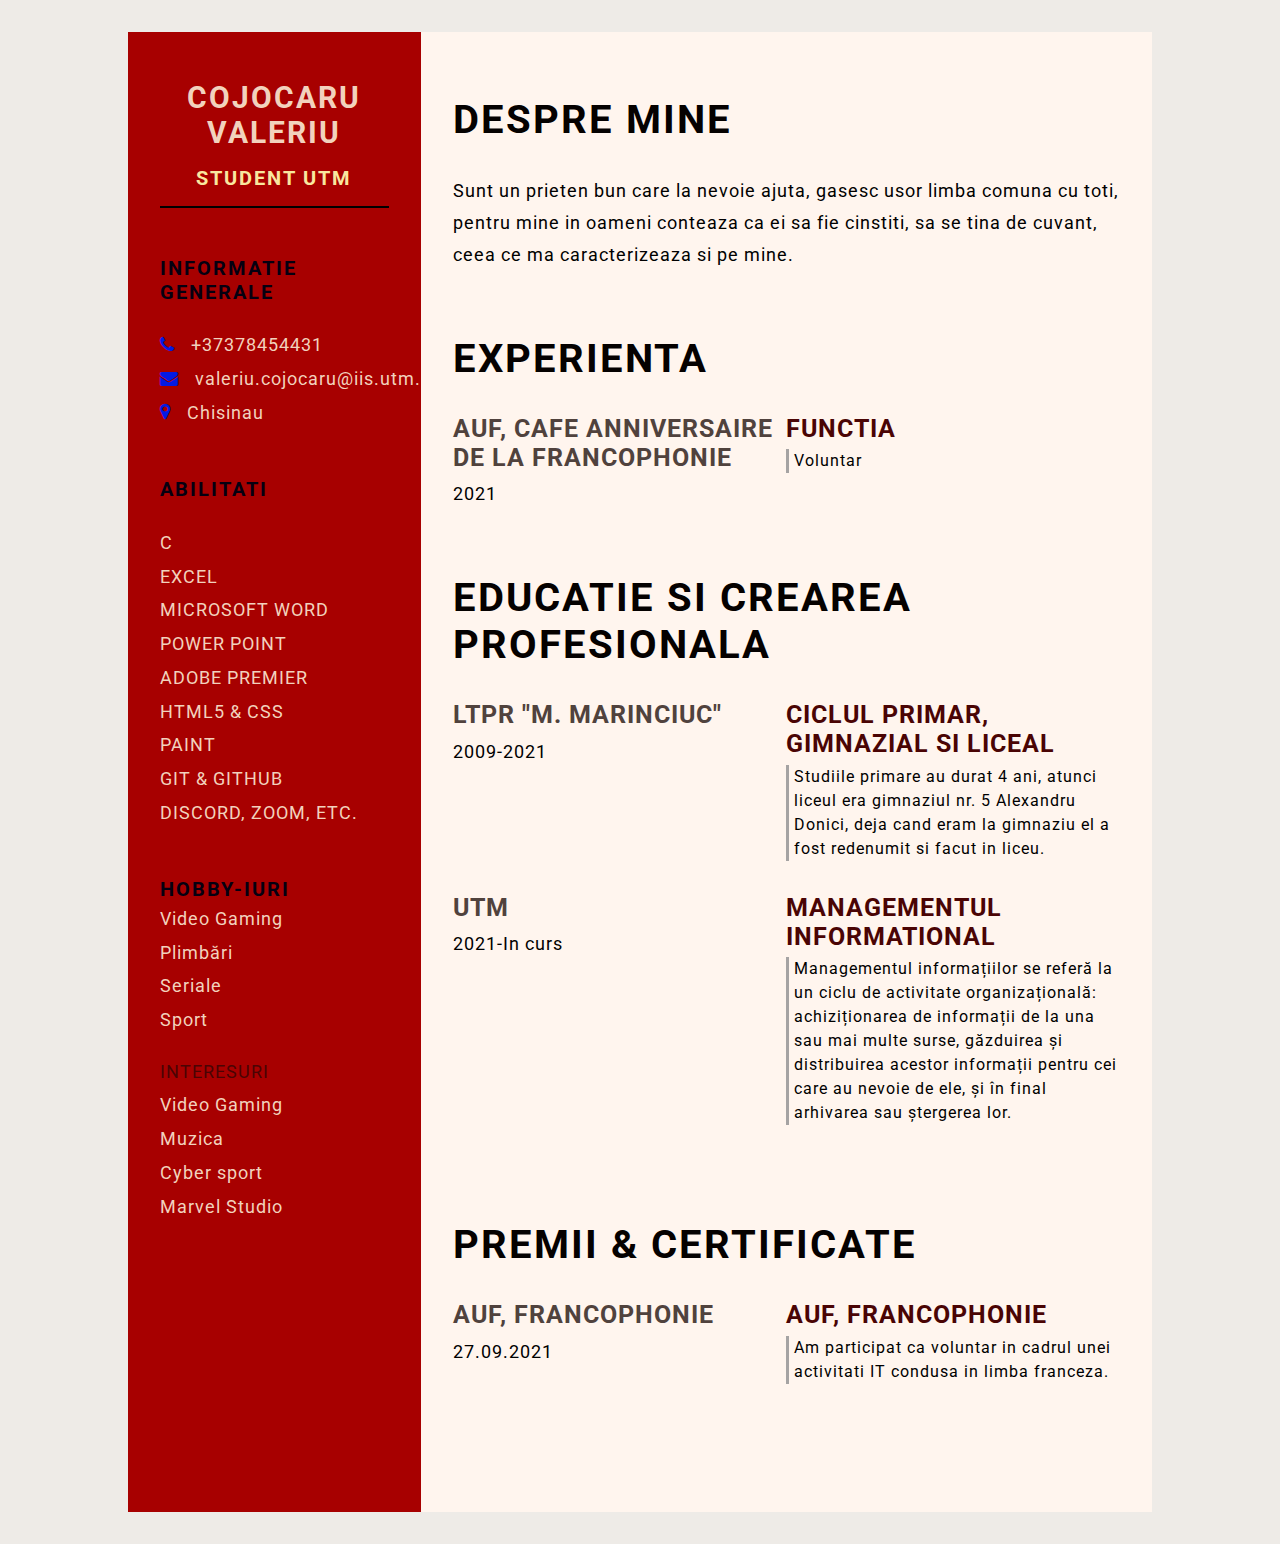
<file: lab2/index.html>
<!DOCTYPE html>
<html lang="en">
<head>
    <meta charset="UTF-8">
    <meta http-equiv="X-UA-Compatible" content="IE=edge">
    <meta name="viewport" content="width=device-width, initial-scale=1.0">
    <title>CV</title>

    <link rel="preconnect" href="https://fonts.googleapis.com">
    <link rel="preconnect" href="https://fonts.gstatic.com" crossorigin>
    <link href="https://fonts.googleapis.com/css2?family=Roboto:ital,wght@0,100;0,300;0,400;0,700;1,100;1,300;1,400;1,700&display=swap" rel="stylesheet">

    <link rel="stylesheet" href="https://cdnjs.cloudflare.com/ajax/libs/font-awesome/4.7.0/css/font-awesome.min.css">

    
    <link rel="stylesheet" href="style.css">
</head>
<body>
    <main class="resume-contents">
        <section class="left-section">
            <div class="left-section-contents">
                <div class="profile">
                    <p class="name">Cojocaru Valeriu</p>
                    <p class="profession">Student UTM</p>
                </div>
                <div class="contact-info">
                    <p class="left-title">Informatie generale</p>
                    <ul>
                        <li><i class="fa fa-phone"></i>+37378454431
                        </li>
                        <li><i class="fa fa-envelope"></i>valeriu.cojocaru@iis.utm.md
                        </li>
                        <li><i class="fa fa-map-marker"></i>Chisinau
                        </li>
                    </ul>
                </div>
                <div class="skills">
                    <p class="left-title">Abilitati</p>
                    <ul>
                        <li><p>C</p></li>
                        <li><p>Excel </p></li>
                        <li><p>Microsoft Word</p></li>
                        <li><p>Power Point</p></li>
                        <li><p>Adobe Premier</p></li>
                        <li><p>HTML5 & CSS</p></li>
                        <li><p>Paint</p></li>
                        <li><p>Git & GitHub</p></li>
                        <li><p>Discord, Zoom, etc.</p></li>
                    </ul>
                </div>

                <div class="references">
                    <p class="left-title">Hobby-iuri</p>
                    <div class="refer">
                        <ul>
                            <li>Video Gaming</li>
                            <li>Plimbări</li>
                            <li>Seriale</li>
                            <li>Sport</li>
                        </ul>
                    </div>
                    <div class="refer">
                        <p class="referance-name">Interesuri</p>
                        <ul>
                            <li>Video Gaming</li>
                            <li>Muzica</li>
                            <li>Cyber sport</li>
                            <li>Marvel Studio</li>
                        </ul>
                    </div>
                </div>
            </div>
        </section>

        <section class="right-section">
            <div class="right-section-contents">
                <section class="about gap">
                    <div class="right-title">Despre mine</div>
                    <p class="about-me-contents">
                        Sunt un prieten bun care la nevoie ajuta, gasesc usor limba comuna cu toti, pentru mine in oameni conteaza ca ei sa fie cinstiti, sa se tina de cuvant, ceea ce ma caracterizeaza si pe mine.
                    </p>
                </section>

                <section class="experience gap">
                    <div class="right-title">Experienta</div>
                    <div class="experience-contents">
                        <div class="exp-left">
                            <p class="exp-company-name">AUF, CAFE ANNIVERSAIRE DE LA FRANCOPHONIE</p>
                            <p class="exp-time-period">2021</p>
                        </div>
                        <div class="exp-right">
                            <p class="exp-position">Functia</p>
                            <p class="exp-desc">
                               Voluntar
                            </p>
                        </div>
                    </div>
                    
                    
                <section class="education gap">
                    <div class="right-title">Educatie si crearea profesionala</div>
                    <div class="education-contents">
                        <div class="education-left">
                            <p class="education-school-name">LTPR "M. Marinciuc"</p>
                            <p class="educationp-time-period">2009-2021</p>
                        </div>
                        <div class="education-right">
                            <p class="education-subject">Ciclul primar, gimnazial si liceal</p>
                            <p class="education-desc">
                                Studiile primare au durat 4 ani, atunci liceul era gimnaziul nr. 5 Alexandru Donici, deja cand eram la gimnaziu el a fost redenumit si facut in liceu.  
                            </p>
                        </div>
                    </div>
                    
                    <div class="education-contents">
                        <div class="education-left">
                            <p class="education-school-name">UTM</p>
                            <p class="educationp-time-period">2021-In curs</p>
                        </div>
                        <div class="education-right">
                            <p class="education-subject">Managementul Informational</p>
                            <p class="education-desc">
                                Managementul informațiilor se referă la un ciclu de activitate organizațională: achiziționarea de informații de la una sau mai multe surse, găzduirea și distribuirea acestor informații pentru cei care au nevoie de ele, și în final arhivarea sau ștergerea lor.
                            </p>
                        </div>
                    </div>
                </section>

                <section class="awards gap">
                    <div class="right-title">Premii & Certificate</div>
                    <div class="awards-contents">
                        <div class="awards-left">
                            <p class="awards-company-name">AUF, Francophonie</p>
                            <p class="awards-time-period">27.09.2021</p>
                        </div>
                        <div class="awards-right">
                            <p class="awards-name">AUF, Francophonie</p>
                            <p class="awards-desc">
                                Am participat ca voluntar in cadrul unei activitati IT condusa in limba franceza.
                            </p>
                        </div>
                    </div>
                </section>
            </div>
        </section>
    </main>
</body>
</html>
</file>
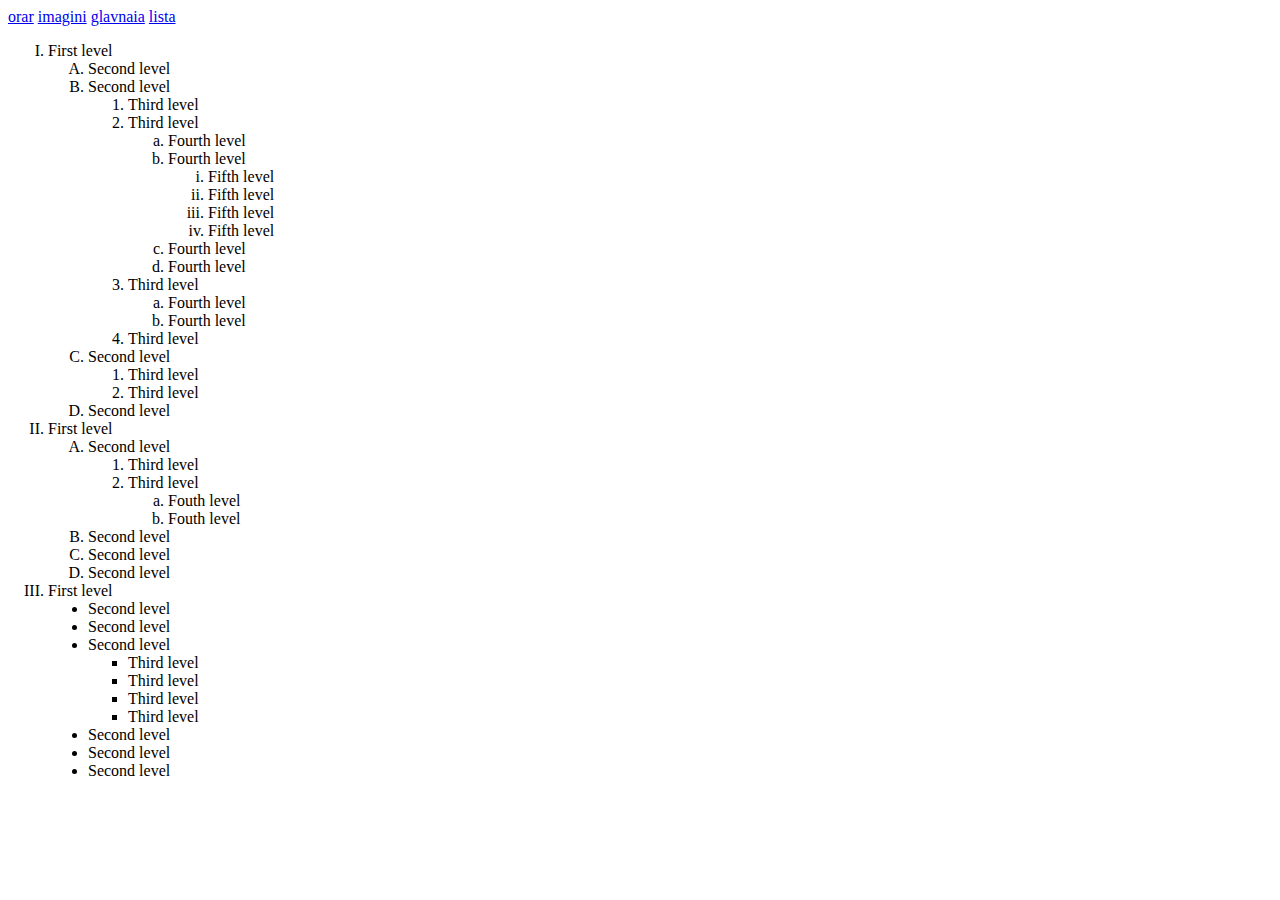
<file: Bullets.html>
<!DOCTYPE html>

<html>
<head>

<title>Bullets</title>

</head>
<body>

    <a href="orar.html">orar</a>
    <a href="lb.html">imagini</a>
    <a href="main.html">glavnaia</a>
    <a href="Bullets.html">lista</a>

    
    <div id="list">
    <ol type="I">
        <li>First level</li>


 <ol type="A">
 <li>Second level</li>
 <li>Second level</li>
 <ol>
 <li>Third level</li>
<li>Third level</li>

 <ol type="a">
 <li>Fourth level</li>
 <li>Fourth level</li>

<ol type="i">
<li>Fifth level</li>
<li>Fifth level</li>
 <li>Fifth level</li>
<li>Fifth level</li>
</ol>
 <li>Fourth level</li>
<li>Fourth level</li>

</ol>

<li>Third level</li>
    <ol type="a">
<li>Fourth level</li>
<li>Fourth level</li>
</ol>
<li>Third level</li>
</ol>





<li>Second level</li>
<ol>
 <li>Third level</li>
  <li>Third level</li>
  </ol>




   <li>Second level</li>
 </ol>





    <li>First level</li>
   <ol type="A">
             <li>Second level</li>

             <ol>
                 <li>Third level</li>
                 <li>Third level</li>

                 <ol type="a">
                     <li>Fouth level</li>
                     <li>Fouth level</li>
                 </ol>

             </ol>
             <li>Second level</li>
              <li>Second level</li>
              <li>Second level</li>
         </ol>










        <li>First level</li>
        <ul type ="disc">
            <li>Second level</li>
            <li>Second level</li>
            <li>Second level</li>

            <ul type = "square">
                <li>Third level</li>
                <li>Third level</li>
                <li>Third level</li>
                <li>Third level</li>
            </ul>
            <li>Second level</li>
            <li>Second level</li>
            <li>Second level</li>
        </ul>
    </ol>
</div>
</body>
</html>
</file>
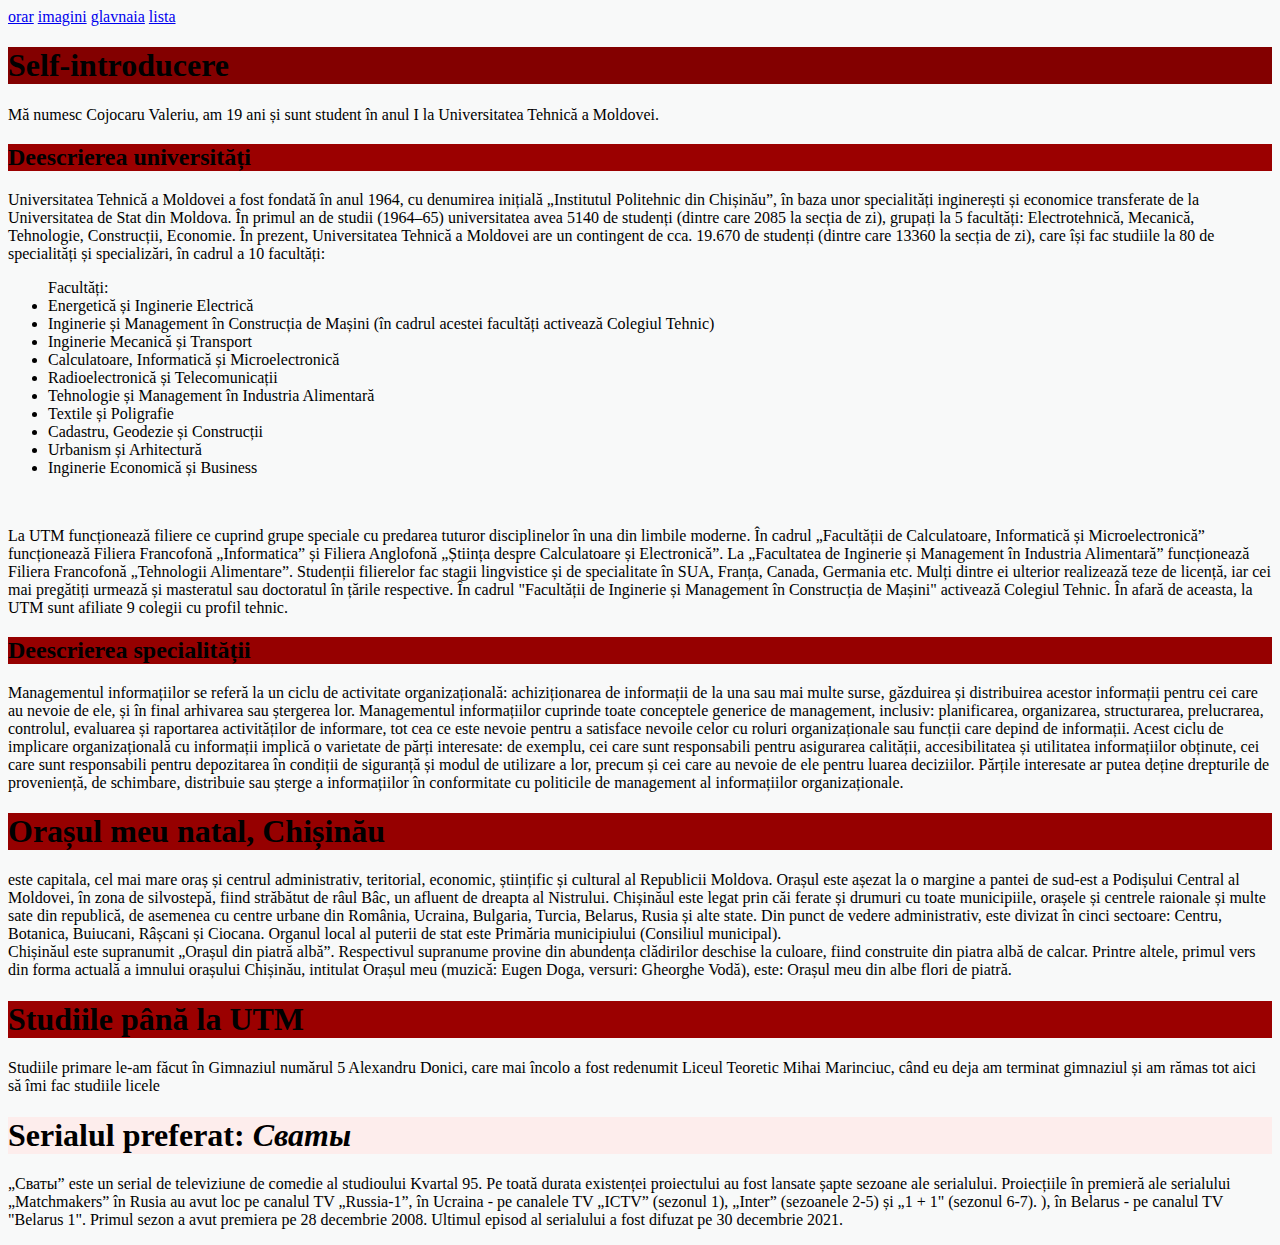
<file: eu si universitatea.html>
<!DOCTYPE html>

<html>
<head>

<title>Eu și universitatea</title>
</head>
<body bgcolor="#F8F9F9">

    

    <a href="orar.html">orar</a>
    <a href="lb.html">imagini</a>
    <a href="main.html">glavnaia</a>
    <a href="Bullets.html">lista</a>

<div>
<h1 style="background-color: #830000"> <strong> Self-introducere </strong></h1>
<p> Mă numesc Cojocaru Valeriu, am 19 ani și sunt student în anul I la Universitatea Tehnică a Moldovei.<br>
</p> 
 </div>

 <div>
    <h2 style="background-color:#9b0000;"> <strong>Deescrierea universități </strong></h2>
    <p> Universitatea Tehnică a Moldovei a fost fondată în anul 1964, cu denumirea inițială „Institutul Politehnic din Chișinău”, în baza unor specialități inginerești și economice transferate de la Universitatea de Stat din Moldova. În primul an de studii (1964–65) universitatea avea 5140 de studenți (dintre care 2085 la secția de zi), grupați la 5 facultăți: Electrotehnică, Mecanică, Tehnologie, Construcții, Economie. În prezent, Universitatea Tehnică a Moldovei are un contingent de cca. 19.670 de studenți (dintre care 13360 la secția de zi), care își fac studiile la 80 de specialități și specializări, în cadrul a 10 facultăți:  
       <ul>Facultăți:
            <li>Energetică și Inginerie Electrică</li>
            <li>Inginerie și Management în Construcția de Mașini (în cadrul acestei facultăți activează Colegiul Tehnic)</li>
            <li>Inginerie Mecanică și Transport</li>
            <li>Calculatoare, Informatică și Microelectronică</li>
            <li>Radioelectronică și Telecomunicații</li>
            <li>Tehnologie și Management în Industria Alimentară</li>
            <li>Textile și Poligrafie</li>
            <li>Cadastru, Geodezie și Construcții</li>
            <li>Urbanism și Arhitectură</li>
            <li>Inginerie Economică și Business</li>
       </ul> <br>
       <p> 
         La UTM funcționează filiere ce cuprind grupe speciale cu predarea tuturor disciplinelor în una din limbile moderne. În cadrul „Facultății de Calculatoare, Informatică și Microelectronică” funcționează Filiera Francofonă „Informatica” și Filiera Anglofonă „Știința despre Calculatoare și Electronică”. La „Facultatea de Inginerie și Management în Industria Alimentară” funcționează Filiera Francofonă „Tehnologii Alimentare”. Studenții filierelor fac stagii lingvistice și de specialitate în SUA, Franța, Canada, Germania etc. Mulți dintre ei ulterior realizează teze de licență, iar cei mai pregătiți urmează și masteratul sau doctoratul în țările respective.
         În cadrul "Facultății de Inginerie și Management în Construcția de Mașini" activează Colegiul Tehnic. În afară de aceasta, la UTM sunt afiliate 9 colegii cu profil tehnic.
        </p> 
    </p> 
     </div>

     <div>
        <h2 style="background-color:#960000"> <strong> Deescrierea specialității </strong></h2>
        <p> 
            Managementul informațiilor se referă la un ciclu de activitate organizațională: achiziționarea de informații de la una sau mai multe surse, găzduirea și distribuirea acestor informații pentru cei care au nevoie de ele, și în final arhivarea sau ștergerea lor.
            Managementul informațiilor cuprinde toate conceptele generice de management, inclusiv: planificarea, organizarea, structurarea, prelucrarea, controlul, evaluarea și raportarea activităților de informare, tot cea ce este nevoie pentru a satisface nevoile celor cu roluri organizaționale sau funcții care depind de informații.
            Acest ciclu de implicare organizațională cu informații implică o varietate de părți interesate: de exemplu, cei care sunt responsabili pentru asigurarea calității, accesibilitatea și utilitatea informațiilor obținute, cei care sunt responsabili pentru depozitarea în condiții de siguranță și modul de utilizare a lor, precum și cei care au nevoie de ele pentru luarea deciziilor. Părțile interesate ar putea deține drepturile de proveniență, de schimbare, distribuie sau șterge a informațiilor în conformitate cu politicile de management al informațiilor organizaționale.
        </p> 
         </div>

         <div>
            <h1 style="background-color:#960000"> <strong> Orașul meu natal, Chișinău </strong></h1>
            <p> este capitala, cel mai mare oraș și centrul administrativ, teritorial, economic, științific și cultural al Republicii Moldova. Orașul este așezat la o margine a pantei de sud-est a Podișului Central al Moldovei, în zona de silvostepă, fiind străbătut de râul Bâc, un afluent de dreapta al Nistrului.
                Chișinăul este legat prin căi ferate și drumuri cu toate municipiile, orașele și centrele raionale și multe sate din republică, de asemenea cu centre urbane din România, Ucraina, Bulgaria, Turcia, Belarus, Rusia și alte state. Din punct de vedere administrativ, este divizat în cinci sectoare: Centru, Botanica, Buiucani, Râșcani și Ciocana. Organul local al puterii de stat este Primăria municipiului (Consiliul municipal).<br>
                Chișinăul este supranumit „Orașul din piatră albă”. Respectivul supranume provine din abundența clădirilor deschise la culoare, fiind construite din piatra albă de calcar. Printre altele, primul vers din forma actuală a imnului orașului Chișinău, intitulat Orașul meu (muzică: Eugen Doga, versuri: Gheorghe Vodă), este: Orașul meu din albe flori de piatră.
            </p> 
             </div>

             
<div>
    <h1 style="background-color: #9b0000"> <strong> Studiile până la UTM </strong></h1>
    <p>Studiile primare le-am făcut în Gimnaziul numărul 5 Alexandru Donici, care mai încolo a fost redenumit Liceul Teoretic Mihai Marinciuc, când eu deja am terminat gimnaziul și am rămas tot aici să îmi fac studiile licele<br>
    </p> 
     </div>
     <div>
        <h1 style="background-color: #FDEDEC"> <strong>Serialul preferat: <em>Сваты</em> </strong></h1>
        <p> „Сваты” este un serial de televiziune de comedie al studioului Kvartal 95. Pe toată durata existenței proiectului au fost lansate șapte sezoane ale serialului.
            Proiecțiile în premieră ale serialului „Matchmakers” în Rusia au avut loc pe canalul TV „Russia-1”, în Ucraina - pe canalele TV „ICTV” (sezonul 1), „Inter” (sezoanele 2-5) și „1 + 1" (sezonul 6-7). ), în Belarus - pe canalul TV "Belarus 1". Primul sezon a avut premiera pe 28 decembrie 2008. Ultimul episod al serialului a fost difuzat pe 30 decembrie 2021.
        </p> 
         </div>

      


<script type="text/javascript">(function(){window['__CF$cv$params']={r:'6d8b7dc21f02b6cc',m:'_zlH6tqn.0DfU2zqQVHqPaclzf1673zTTnYgiw_6UrU-1644057319-0-AdNsIez6oh0DavKbkqX9B27B3r71zQoBp6SNPx1Zts8AWA2YdSwp+X/3vSB6cpOZyhzpf6RnQUp7ctDrxIEi5HC1ItCGXVy0SnLcRsDCDGbHWF9OL70Kt+EeNBnKLemVwJWd9LWqNBOeHSmQqJmEuf0+8bwak2yv64bQzaba5IJM/gfeYu9BHhc4YJeD09aVeA==',s:[0x6492fd5a86,0xcdb917af9e],}})();</script></body>
</html>
</file>
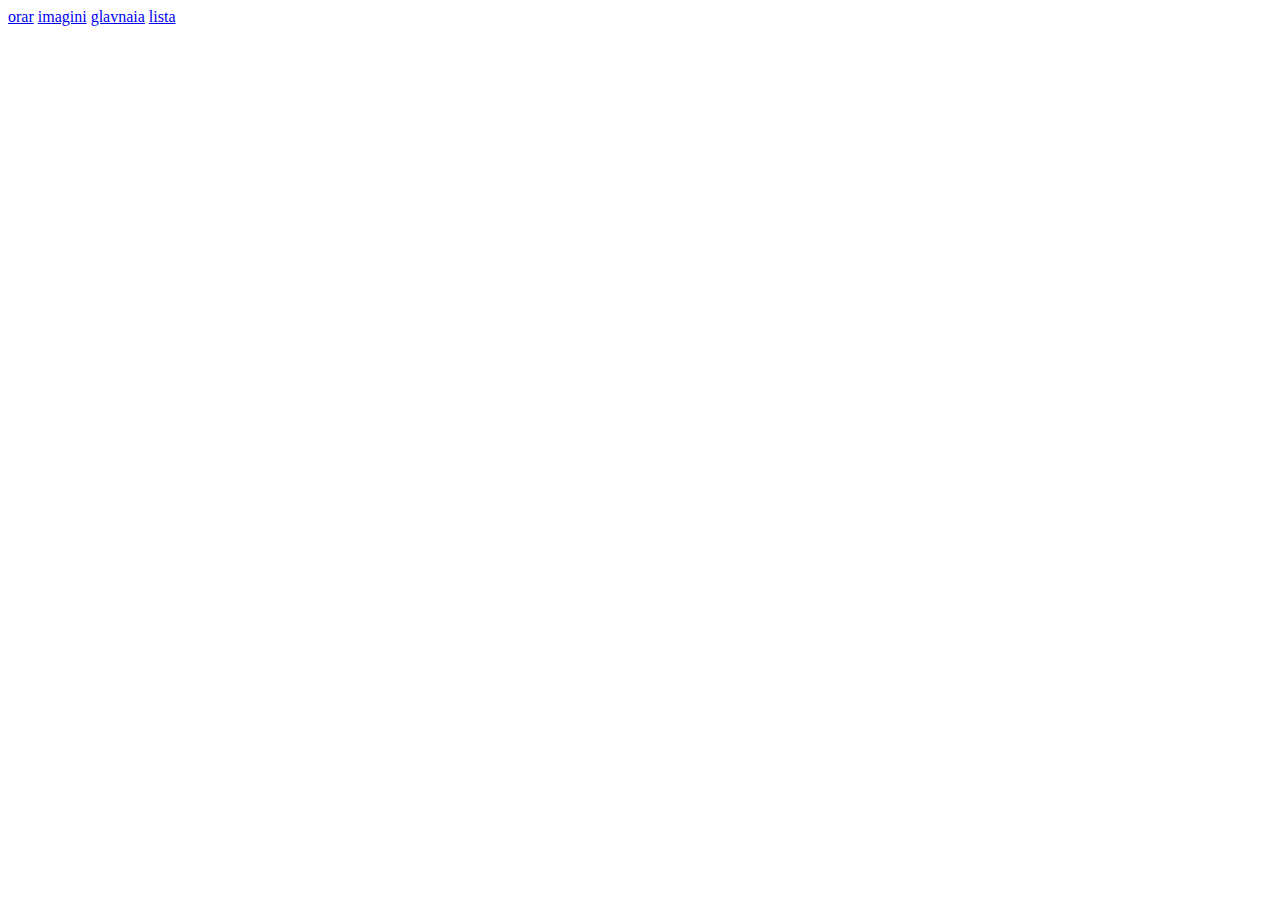
<file: main.html>
<!DOCTYPE html>
<html lang="en">
<head>
    <meta charset="UTF-8">
    <meta http-equiv="X-UA-Compatible" content="IE=edge">
    <meta name="viewport" content="width=device-width, initial-scale=1.0">
    <title>Document</title>
</head>
<body>
    <a href="orar.html">orar</a>
    <a href="lb.html">imagini</a>
    <a href="main.html">glavnaia</a>
    <a href="Bullets.html">lista</a>
</body>
</html>
</file>
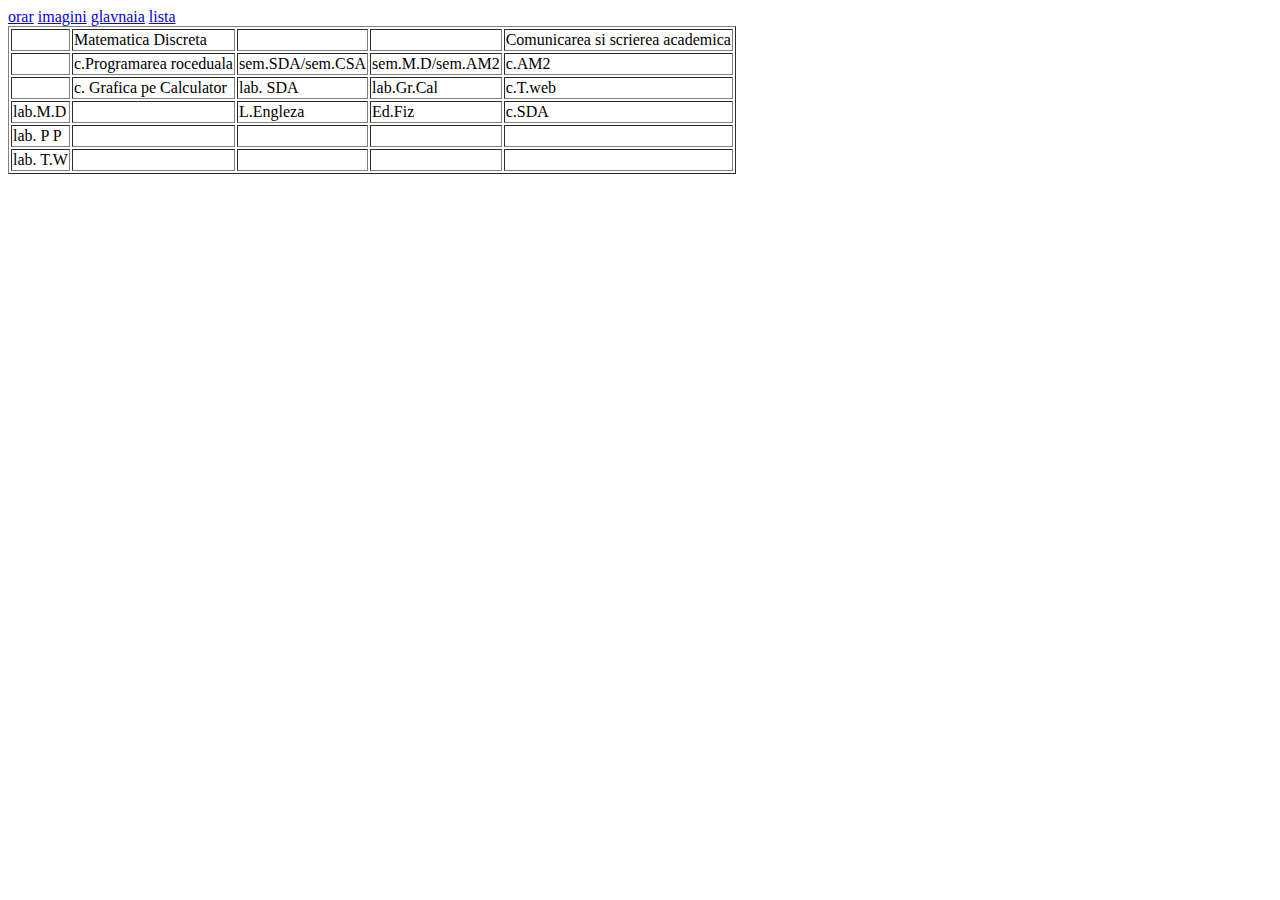
<file: orar.html>
<!DOCTYPE html>
<html lang="en">
<head>
    <meta charset="UTF-8">
    <meta http-equiv="X-UA-Compatible" content="IE=edge">
    <meta name="viewport" content="width=device-width, initial-scale=1.0">
    <title>Document</title>
</head>
<body>
    <div>
        <a href="orar.html">orar</a>
    <a href="lb.html">imagini</a>
    <a href="main.html">glavnaia</a>
    <a href="Bullets.html">lista</a>
    </div>
    <table border="1px">
        <tr>
            <td></td>
            <td>Matematica Discreta</td>
            <td></td>
            <td></td>
            <td>Comunicarea si scrierea academica</td>
        </tr>
        <tr>
            <td></td>
            <td>c.Programarea roceduala</td>
            <td>sem.SDA/sem.CSA</td>
            <td>sem.M.D/sem.AM2</td>
            <td>c.AM2</td>
        </tr>
        <tr>
            <td></td>
            <td>c. Grafica pe Calculator</td>
            <td>lab. SDA</td>
            <td>lab.Gr.Cal</td>
            <td>c.T.web</td>
        </tr>
        <tr>
            <td>lab.M.D</td>
            <td></td>
            <td>L.Engleza</td>
            <td>Ed.Fiz</td>
            <td>c.SDA</td>
        </tr>
        <tr>
            <td>lab. P P</td>
            <td></td>
            <td></td>
            <td></td>
            <td></td>
        </tr>
        <tr>
            <td>lab. T.W</td>
            <td></td>
            <td></td>
            <td></td>
            <td></td>
        </tr>
    </table>
<script type="text/javascript">(function(){window['__CF$cv$params']={r:'6d8b7d29ef2fb6cc',m:'2bf3jnB9ZruQb_k32ELVc_Kn6E30g1758p5Jsm17sw0-1644057294-0-Aat/whl7oEkP0sUulMAcxkDqPCQ6xnfOGkPjNT5gQmmJWT+9BCxGohv0xkLj7swSQEqv842E4Gl1txbHf7pzHkrkaEBtHZungSGP9yK5EpS5IKcNOgIshUcY0ynVdskp5zV1wN9TUpIGapuH9JE21S27JEdbOVyHrYqRT4hR1mPdBafdGftpB6+2Sp1oZP4+uQ==',s:[0x2b30fe4077,0x6e72fb238a],}})();</script></body>
</body>
</html>
</file>
<file: lab2/style.css>
* {
    margin: 0;
    padding: 0;
    box-sizing: border-box;
    list-style: none;
    font-family: 'Roboto', sans-serif;
}

body {
    background-color: #eeebe7  ;
}

.resume-contents {
    min-height: 100vh;
    width: 80%;
    margin: 2rem auto;
    display: grid;
    grid-template-columns: repeat(7, 1fr);
}

.left-section {
    grid-column: span 2;
    height: 100%;
    background-color:  #a70000;
}

.right-section {
    grid-column: span 5;
    height: 100%;
    background-color: 	#FFF5EE;
}

.left-section-contents{
    padding: 2rem 2rem;
}

.profile {
    width: 100%;
    border-bottom: 2px solid ;
}

.profile .profile-image {
    width: 100%;
    border-radius: 50%;
    border: 8px solid #50423d;
}

.name {
    color: #F2D2BD;
    font-size: 30px;
    letter-spacing: 2px;
    text-transform: uppercase;
    text-align: center;
    font-weight: bold;
    padding: 1rem 0;
}

.profession {
    color: #F9E79F;
    font-size: 20px;
    text-transform: uppercase;
    text-align: center;
    letter-spacing: 2px;
    font-weight: bold;
    padding-bottom: 1rem;
}


.left-title {
    color: #050011;
    font-size: 20px;
    letter-spacing: 2px;
    text-transform: uppercase;
    font-weight: bold;
    display: flex;
    align-items: center;
    padding-top: 3rem;
}

.contact-info ul {
    padding-top: 1.5rem;
}

.contact-info ul li,
.references ul li {
    padding: .4rem 0;
    display: flex;
    align-items: center;
    color: #F2D2BD;
    letter-spacing: 1px;
    font-size: 18px;
}

.contact-info ul li i,
.references ul li i {
    padding-right: 1rem;
    font-size: 18px;
    color: #031ae4;
}

.skills ul {
    padding-top: 1.5rem;
}
.skills ul li p {
    padding: .4rem 0;
    color: #F2D2BD;
    font-size: 18px;
    letter-spacing: 1px;
    display: flex;
    align-items: center;
    text-transform: uppercase;
}

.referance-name {
    padding-top: 1.5rem;
    padding-bottom: .4rem;
    font-size: 18px;
    color: #4A0404;
    letter-spacing: 1px;
    text-transform: uppercase;
}

.referance-profession {
    font-size: 16px;
    color: #F2D2BD;
    letter-spacing: 1px;

    padding-bottom: .4rem;
}


.right-section-contents {
    padding: 2rem 2rem;
}

.right-title {
    color: #050100;
    font-size: 40px;
    letter-spacing: 2px;
    text-transform: uppercase;
    font-weight: bold;
    display: flex;
    align-items: center;
    padding: 2rem 0;
    position: relative;
}

.gap {
    padding-bottom: 2rem;
}
.about-me-contents {
    font-size: 18px;
    letter-spacing: 1px;
    line-height: 2rem;
}

.experience-contents,
.education-contents,
.awards-contents {
    display: grid;
    grid-template-columns: repeat(2, 1fr);
    padding-bottom: 2rem;
}

.exp-company-name,
.education-school-name,
.awards-company-name {
    font-size: 25px;
    font-weight: bold;
    text-transform: uppercase;
    letter-spacing: 1px;
    color: #50423d;
    padding-bottom: .4rem;
}

.exp-time-period,
.educationp-time-period,
.awards-time-period {
    font-size: 18px;
    letter-spacing: 1px;
    line-height: 2rem;
}

.exp-position,
.education-subject,
.awards-name {
    font-size: 25px;
    font-weight: bold;
    text-transform: uppercase;
    letter-spacing: 1px;
    color: #4A0404;
    padding-bottom: .4rem;
}

.exp-desc,
.education-desc,
.awards-desc {
    font-size: 16px;
    letter-spacing: 1px;
    line-height: 1.5rem;
    border-left: 3px solid #a5a3a3;
    padding-left: 5px;
}


@media screen and (max-width:780px) {
    .experience-contents,
    .education-contents,
    .awards-contents {
        grid-template-columns: repeat(1, 1fr);
    }
}

@media screen and (max-width:780px) {
    .left-section {
        grid-column: span 3;
    }
    
    .right-section {
        grid-column: span 4;
    }
    
}

@media screen and (max-width:1200px) {
    .resume-contents {
        grid-template-columns: repeat(1, 1fr);
    }
}

@media screen and (max-width:390px) {
    .resume-contents {
        width: 100%;
        margin: 0 auto;
    }

    .name {
        font-size: 20px;
    }

    .profession {
        font-size: 18px;
    }

    .left-title {
        font-size: 18px;
    }

    .right-title {
        font-size: 18px;
    }

    .contact-info ul li,
    .references ul li {
        font-size: 12px;
    }

    .contact-info ul li i,
    .references ul li i {
   
        font-size: 12px;
    }

    .skills ul li p {
        font-size: 12px;
    }

    .about-me-contents {
        font-size: 16px;
        line-height: 1.5rem;
    }

    .exp-company-name,
    .education-school-name,
    .awards-company-name {
        font-size: 18px;
    }

    .exp-time-period,
    .educationp-time-period,
    .awards-time-period {
        font-size: 16px;
    }

    .exp-position,
    .education-subject,
    .awards-name {
        font-size: 18px;
    }
}
</file>
